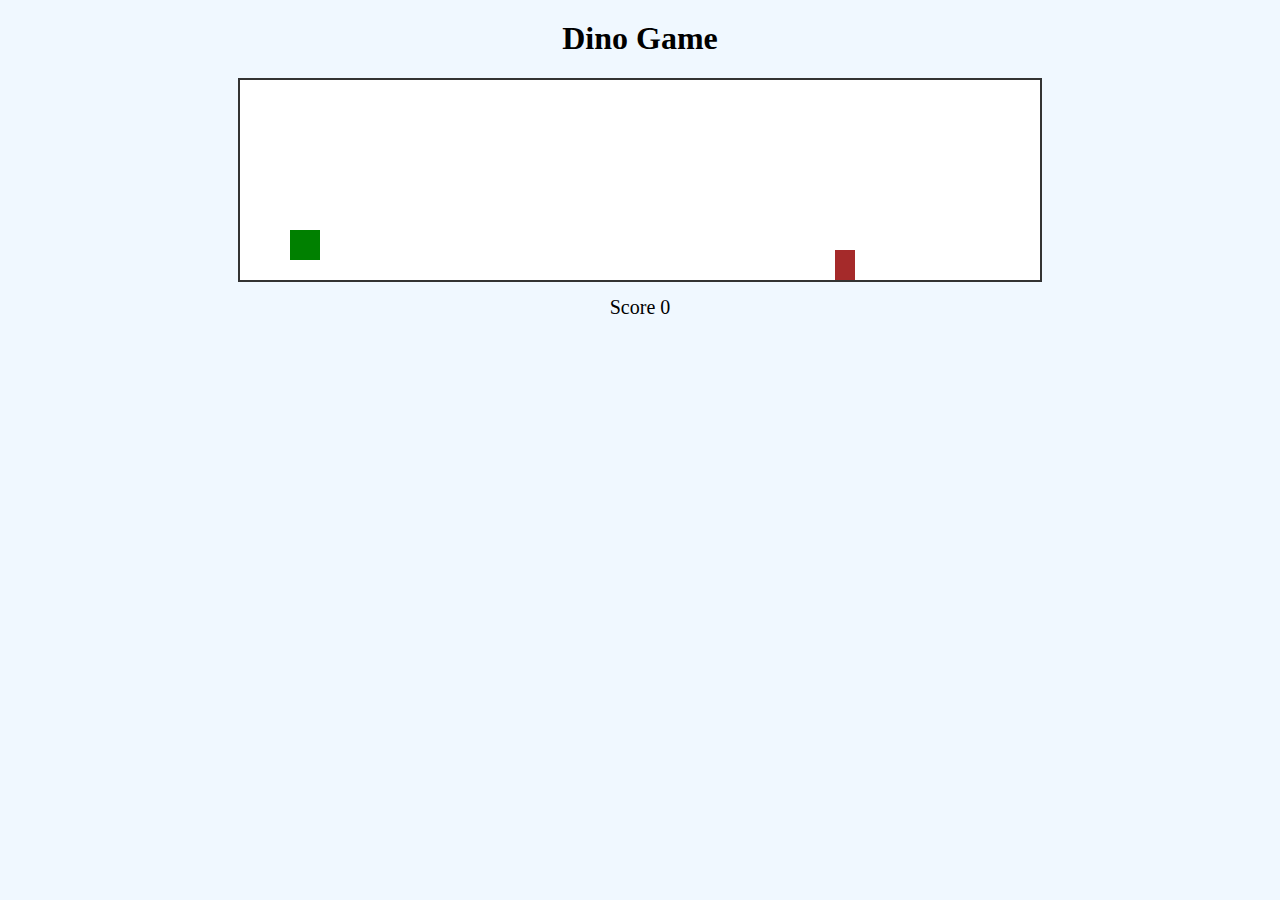
<file: Html,Css,Js gap/dinogame/index.html>
<!DOCTYPE html>
<html lang="en">
  <head>
    <meta charset="UTF-8" />
    <meta name="viewport" content="width=device-width, initial-scale=1.0" />
    <title>Document</title>
    <link rel="stylesheet" href="./style.css" />
  </head>
  <body>
    <h1>Dino Game</h1>
    <canvas id="gameCanvas" width="800" height="200"></canvas>
    <p id="score">Score: 0</p>
    <script src="./main.js"></script>
  </body>
</html>
</file>
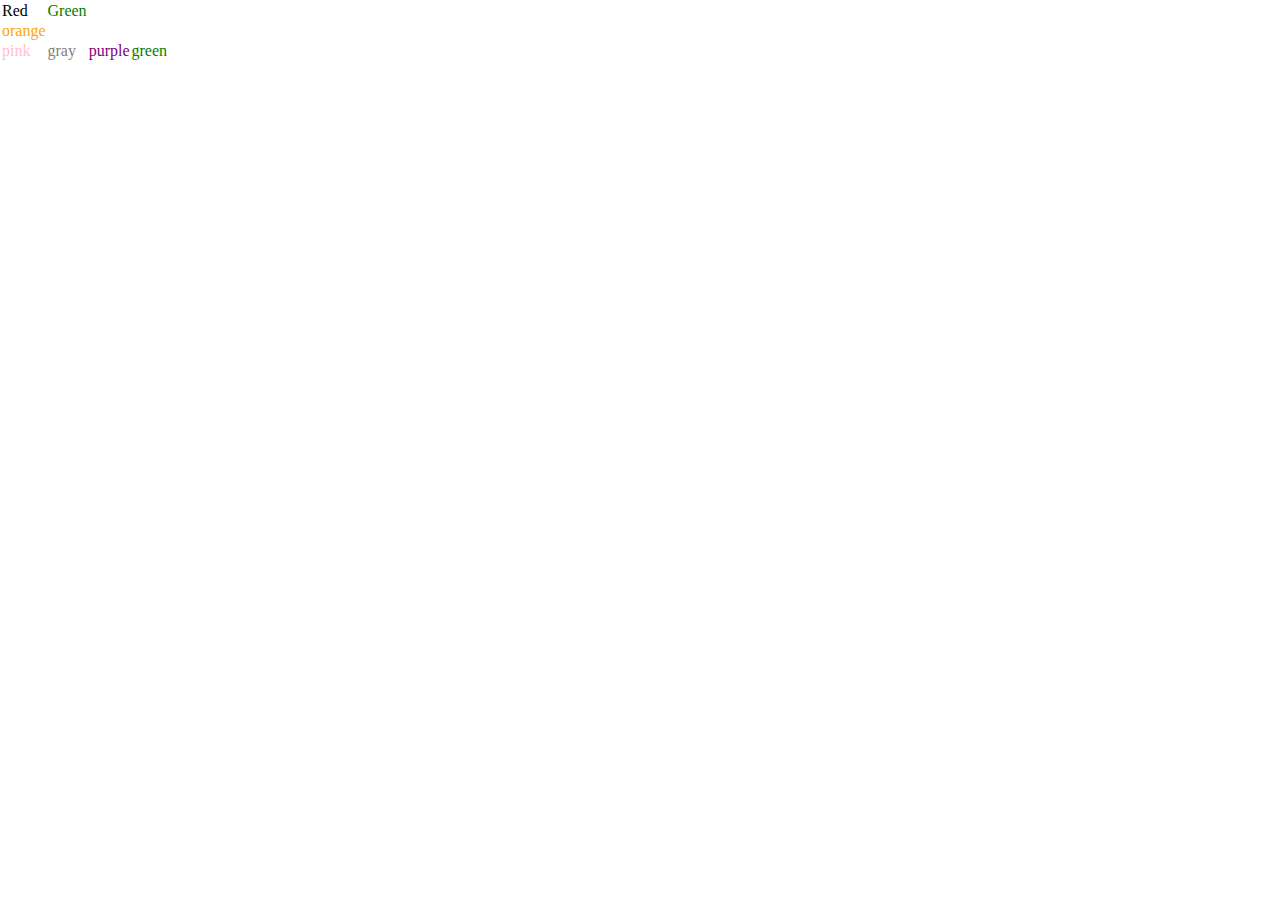
<file: Html,Css,Js gap/hicheel_4/index.html>
<!DOCTYPE html>
<html lang="en">
  <head>
    <meta charset="UTF-8" />
    <meta name="viewport" content="width=device-width, initial-scale=1.0" />
    <title>Document</title>
    <link rel="stylesheet" href="./style.css">
  </head>
  <body>
    <section id="main">
      <table class="texts">
        <tr class="text_1">
            <td class="text_in_1">Red</td>
            <td class="text_in_2">Green</td>
        </tr>
        <tr class="text_2">
            <td class="text_2_1">orange</td>
            <tr class="text_2_in_1">
                <td class="text_2_in_2_1">pink</td>
                <td class="text_2_in_2_2">gray</td>
                <td class="text_2_in_2_3">purple</td>
                <td class="text_2_in_2_4">green</td>
            </tr>
        </tr>
      </table>
    </section>
  </body>
</html>
</file>
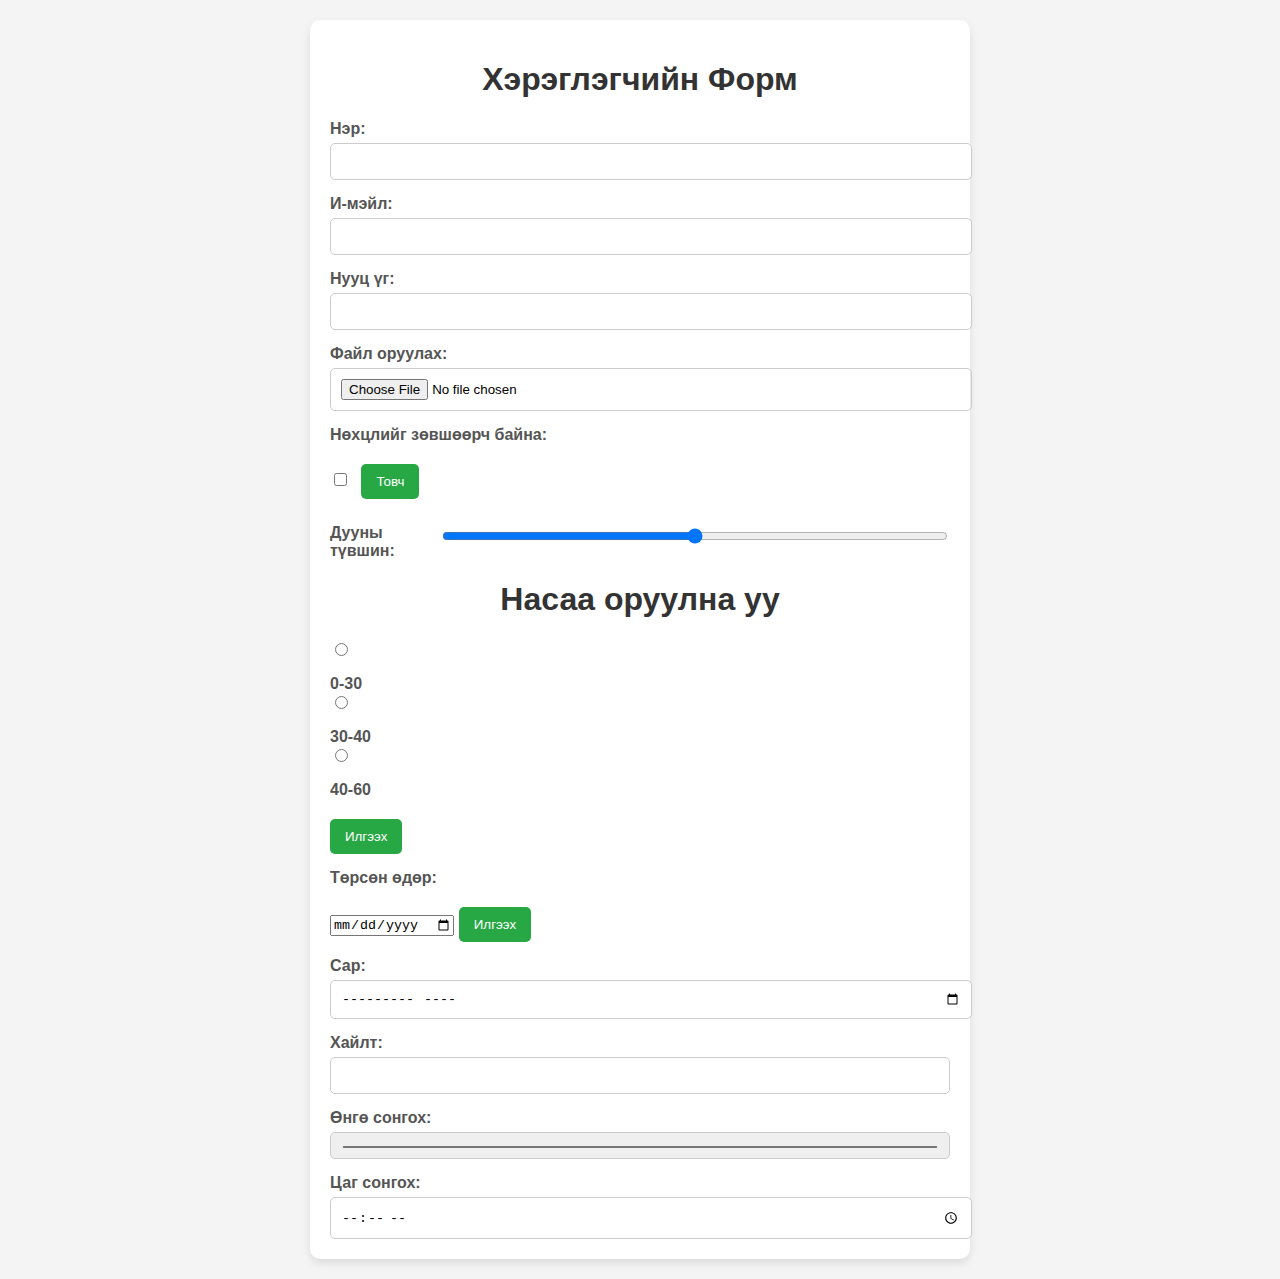
<file: Html,Css,Js gap/Hicheel_5/index.html>
<!DOCTYPE html>
<html lang="en">
<head>
    <meta charset="UTF-8">
    <meta name="viewport" content="width=device-width, initial-scale=1.0">
    <title>Styled Form</title>
    <style>
        body {
            font-family: Arial, sans-serif;
            background-color: #f4f4f4;
            margin: 0;
            padding: 20px;
        }
        .form-container {
            width: 50%;
            margin: 0 auto;
            padding: 20px;
            background-color: #fff;
            border-radius: 10px;
            box-shadow: 0 4px 8px rgba(0, 0, 0, 0.1);
        }
        h1 {
            color: #333;
            text-align: center;
        }
        label {
            display: block;
            margin-top: 15px;
            font-weight: bold;
            color: #555;
        }
        input[type="text"],
        input[type="email"],
        input[type="password"],
        input[type="file"],
        input[type="search"],
        input[type="color"],
        input[type="time"],
        input[type="month"],
        input[type="range"] {
            width: 100%;
            padding: 10px;
            margin-top: 5px;
            border: 1px solid #ccc;
            border-radius: 5px;
        }
        input[type="checkbox"],
        input[type="radio"] {
            margin-right: 10px;
        }
        input[type="button"],
        input[type="submit"] {
            background-color: #28a745;
            color: #fff;
            padding: 10px 15px;
            border: none;
            border-radius: 5px;
            cursor: pointer;
            margin-top: 20px;
        }
        input[type="button"]:hover,
        input[type="submit"]:hover {
            background-color: #218838;
        }
        .volume-control {
            display: flex;
            align-items: center;
            margin-top: 10px;
        }
        .volume-control label {
            margin-right: 15px;
        }
        .radio-group {
            margin-top: 15px;
        }
        .radio-group label {
            margin-right: 10px;
        }
    </style>
</head>
<body>

    <div class="form-container">
        <h1>Хэрэглэгчийн Форм</h1>

        <label for="name">Нэр:</label>
        <input type="text" id="name">

        <label for="email">И-мэйл:</label>
        <input type="email" id="email">

        <label for="password">Нууц үг:</label>
        <input type="password" id="password">

        <label for="file">Файл оруулах:</label>
        <input type="file" id="file">

        <label for="agree">Нөхцлийг зөвшөөрч байна:</label>
        <input type="checkbox" id="agree">

        <input type="button" value="Товч">

        <div class="volume-control">
            <label for="volume">Дууны түвшин:</label>
            <input type="range" min="0" max="100" name="volume" step="10">
        </div>

        <h1>Насаа оруулна уу</h1>
        <div class="radio-group">
            <input type="radio" id="age1" name="age">
            <label for="age1">0-30</label>
            
            <input type="radio" id="age2" name="age">
            <label for="age2">30-40</label>
            
            <input type="radio" id="age3" name="age">
            <label for="age3">40-60</label>
        </div>

        <input type="submit" value="Илгээх">

        <label for="birthday">Төрсөн өдөр:</label>
        <input type="date" id="birthday">

        <input type="submit" value="Илгээх">

        <label for="month">Сар:</label>
        <input type="month">

        <label for="search">Хайлт:</label>
        <input type="search" id="search">

        <label for="color">Өнгө сонгох:</label>
        <input type="color" id="color">

        <label for="time">Цаг сонгох:</label>
        <input type="time" id="time">

    </div>

</body>
</html>
</file>
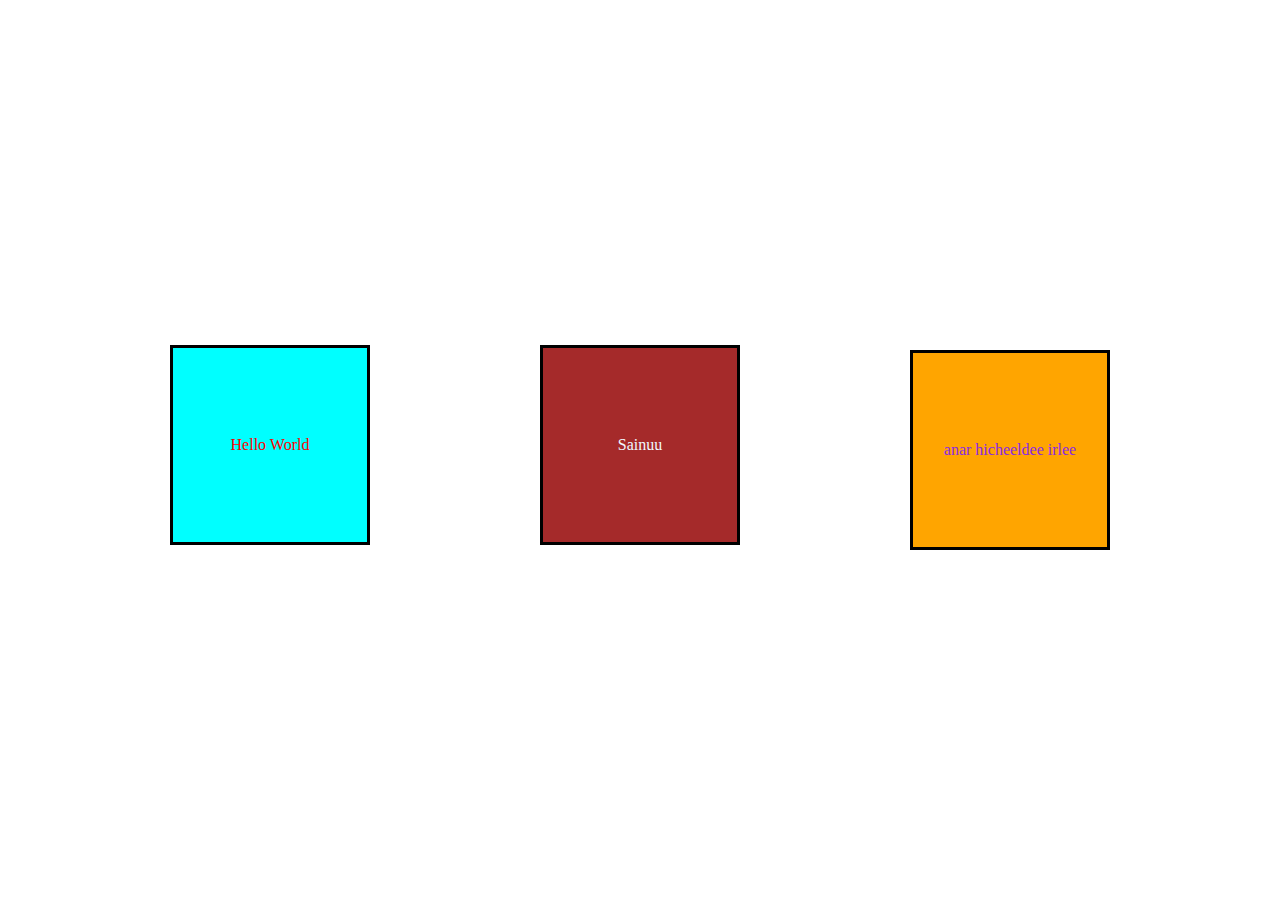
<file: Html,Css,Js gap/Hicheel_6/index.html>
<!DOCTYPE html>
<html lang="en">
  <head>
    <meta charset="UTF-8" />
    <meta name="viewport" content="width=device-width, initial-scale=1.0" />
    <title>Document</title>
    <link rel="stylesheet" href="./style.css" />
  </head>
  <body>
    <div class="container">
      <div class="hello">Hello World</div>
      <div class="hello_2">Sainuu</div>
      <div class="hello_3">anar hicheeldee irlee</div>
    </div>
  </body>
</html>
</file>
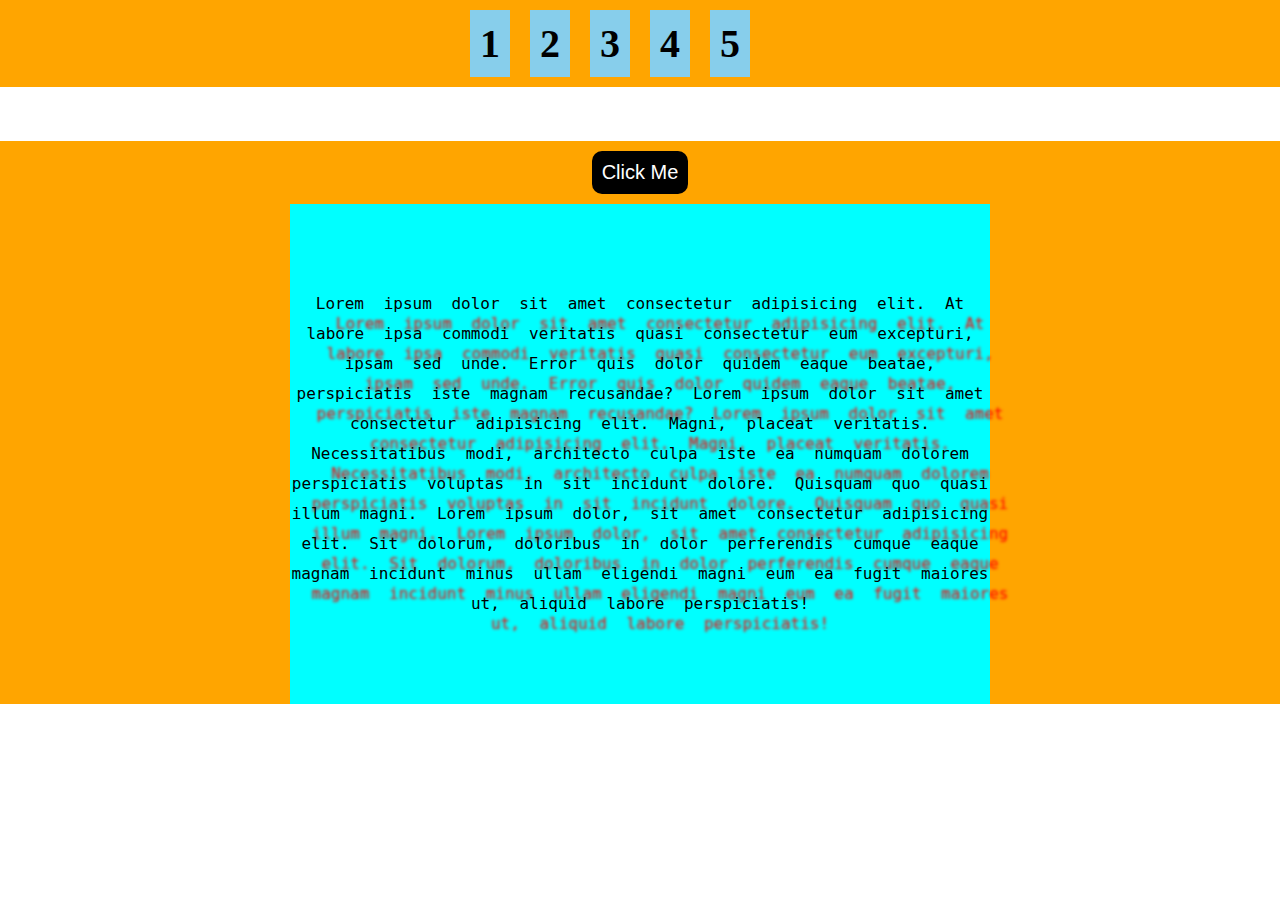
<file: Html,Css,Js gap/Hicheel_8/index.html>
<!DOCTYPE html>
<html lang="en">
  <head>
    <meta charset="UTF-8" />
    <meta name="viewport" content="width=device-width, initial-scale=1.0" />
    <title>Document</title>
    <link rel="stylesheet" href="./style.css" />
    <link
      rel="stylesheet"
      href="https://cdnjs.cloudflare.com/ajax/libs/font-awesome/6.6.0/css/all.min.css"
      integrity="sha512-Kc323vGBEqzTmouAECnVceyQqyqdsSiqLQISBL29aUW4U/M7pSPA/gEUZQqv1cwx4OnYxTxve5UMg5GT6L4JJg=="
      crossorigin="anonymous"
      referrerpolicy="no-referrer"
    />
  </head>
  <body>
    <div class="container">
      <div class="item">1</div>
      <div class="item">2</div>
      <div class="item">3</div>
      <div class="item">4</div>
      <div class="hello item">5</div>
      <span class="item_1">
        <div class="item">6</div>
      </span>
    </div>

    <br />
    <br />
    <br />

    <div class="container">
      <button class="item_item_1">Click Me</button>
      <div class="item_item_2"></div>
      <div class="item_item_3"></div>
      <div class="item_item_4"></div>
    </div>

    <a href="https://www.google.com"
      ><i class="fa-brands fa-google"> </i></a

    
    >
    <div class="container">
        <div class="box">
            Lorem ipsum dolor sit amet consectetur adipisicing elit. At labore ipsa commodi veritatis quasi consectetur eum excepturi, ipsam sed unde. Error quis dolor quidem eaque beatae, perspiciatis iste magnam recusandae?
            Lorem ipsum dolor sit amet consectetur adipisicing elit. Magni, placeat veritatis. Necessitatibus modi, architecto culpa iste ea numquam dolorem perspiciatis voluptas in sit incidunt dolore. Quisquam quo quasi illum magni. Lorem ipsum dolor, sit amet consectetur adipisicing elit. Sit dolorum, doloribus in dolor perferendis cumque eaque magnam incidunt minus ullam eligendi magni eum ea fugit maiores ut, aliquid labore perspiciatis!
        </div>
    </div>
  </body>
</html>
</file>
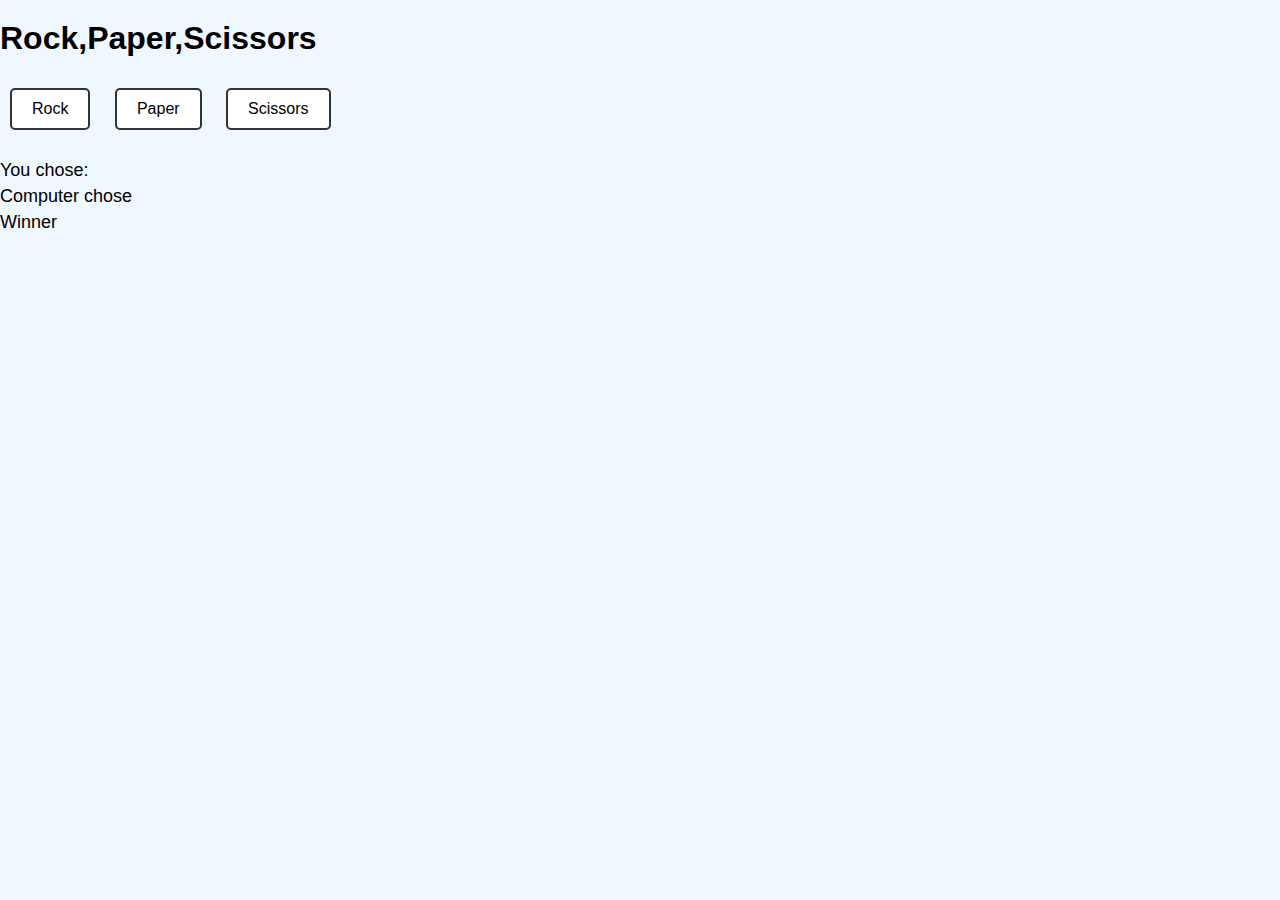
<file: Html,Css,Js gap/Js_hicheel_5/index.html>
<!DOCTYPE html>
<html lang="en">
  <head>
    <meta charset="UTF-8" />
    <meta name="viewport" content="width=device-width, initial-scale=1.0" />
    <title>Document</title>
    <link rel="stylesheet" href="./style.css" />
  </head>
  <body>
    <h1>Rock,Paper,Scissors</h1>
    <div id="game">
      <button id="rock">Rock</button>
      <button id="paper">Paper</button>
      <button id="scissors">Scissors</button>
    </div>
    <div id="result">
        <p id="user-choice">You chose:</p>
        <p id="computer-choice">Computer chose</p>
        <p id="winner">Winner</p>
    </div>
    <script src="./main.js"></script>
  </body>
</html>
</file>
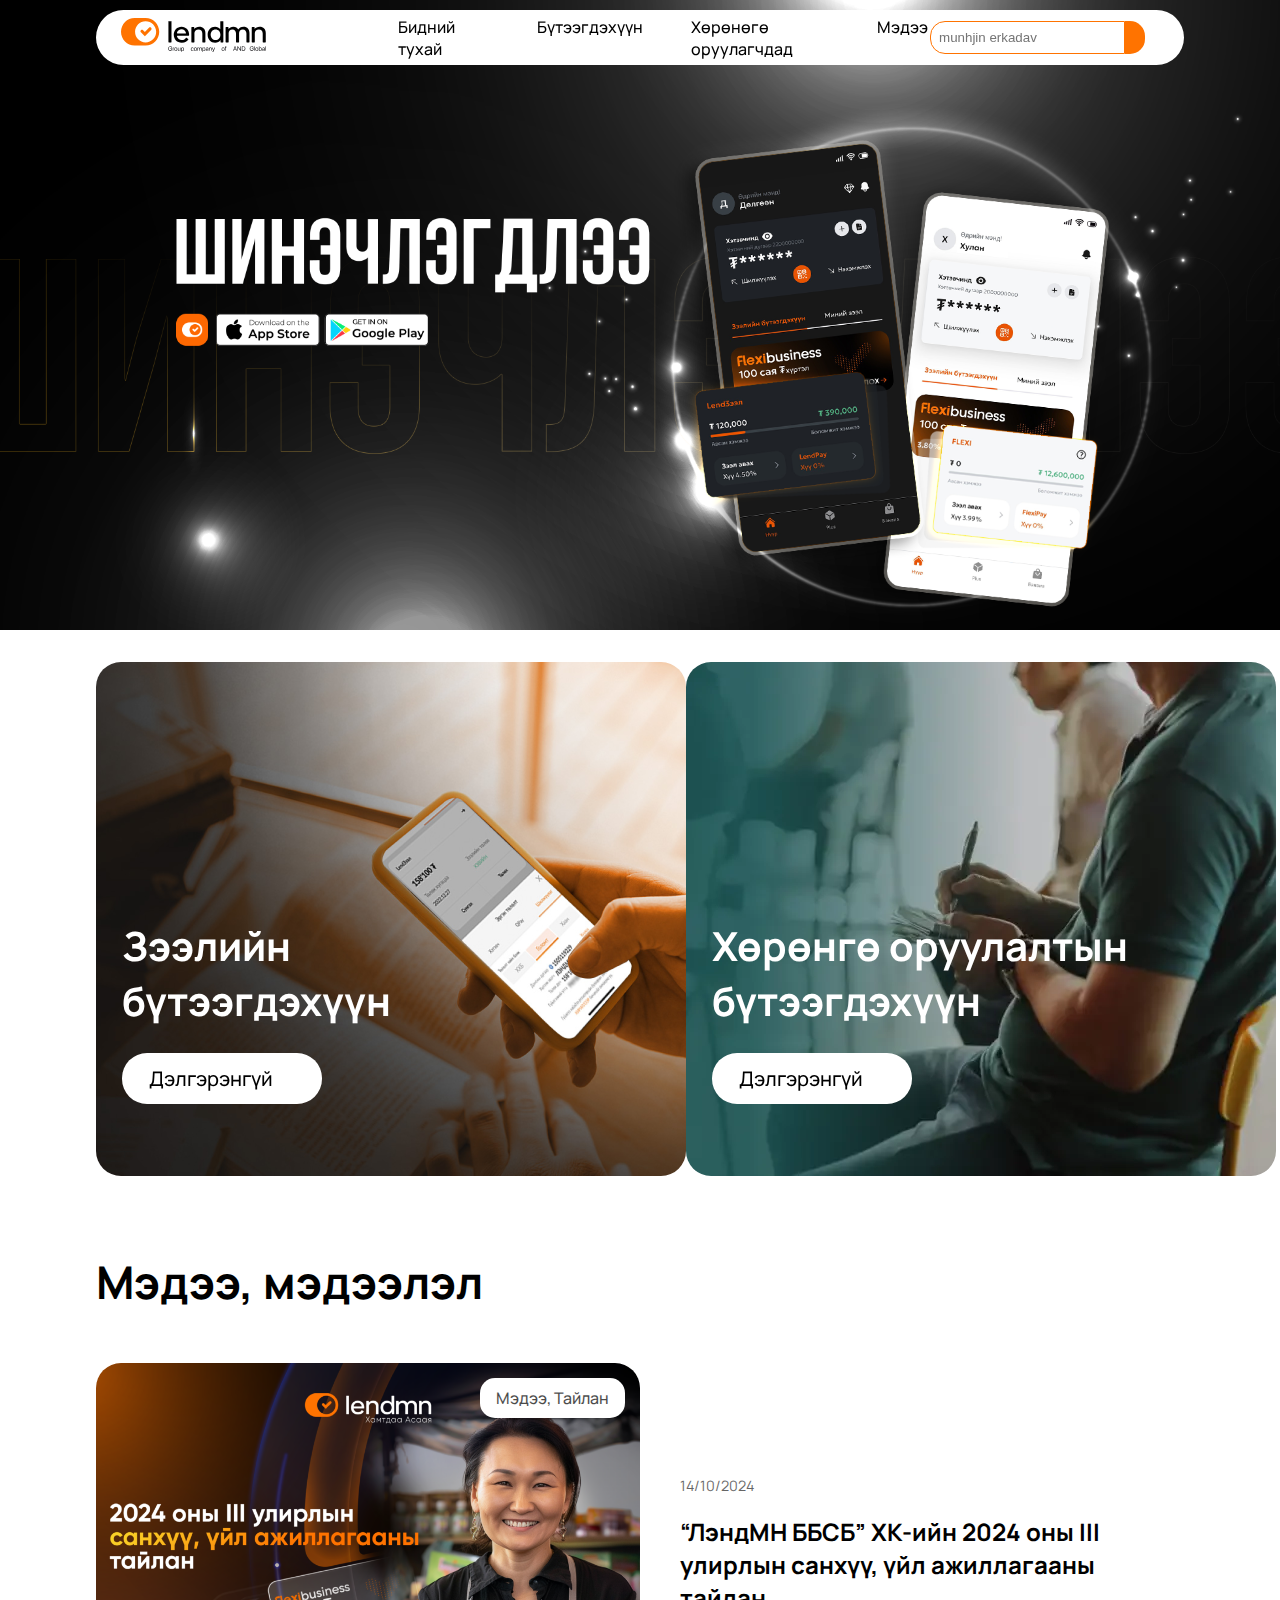
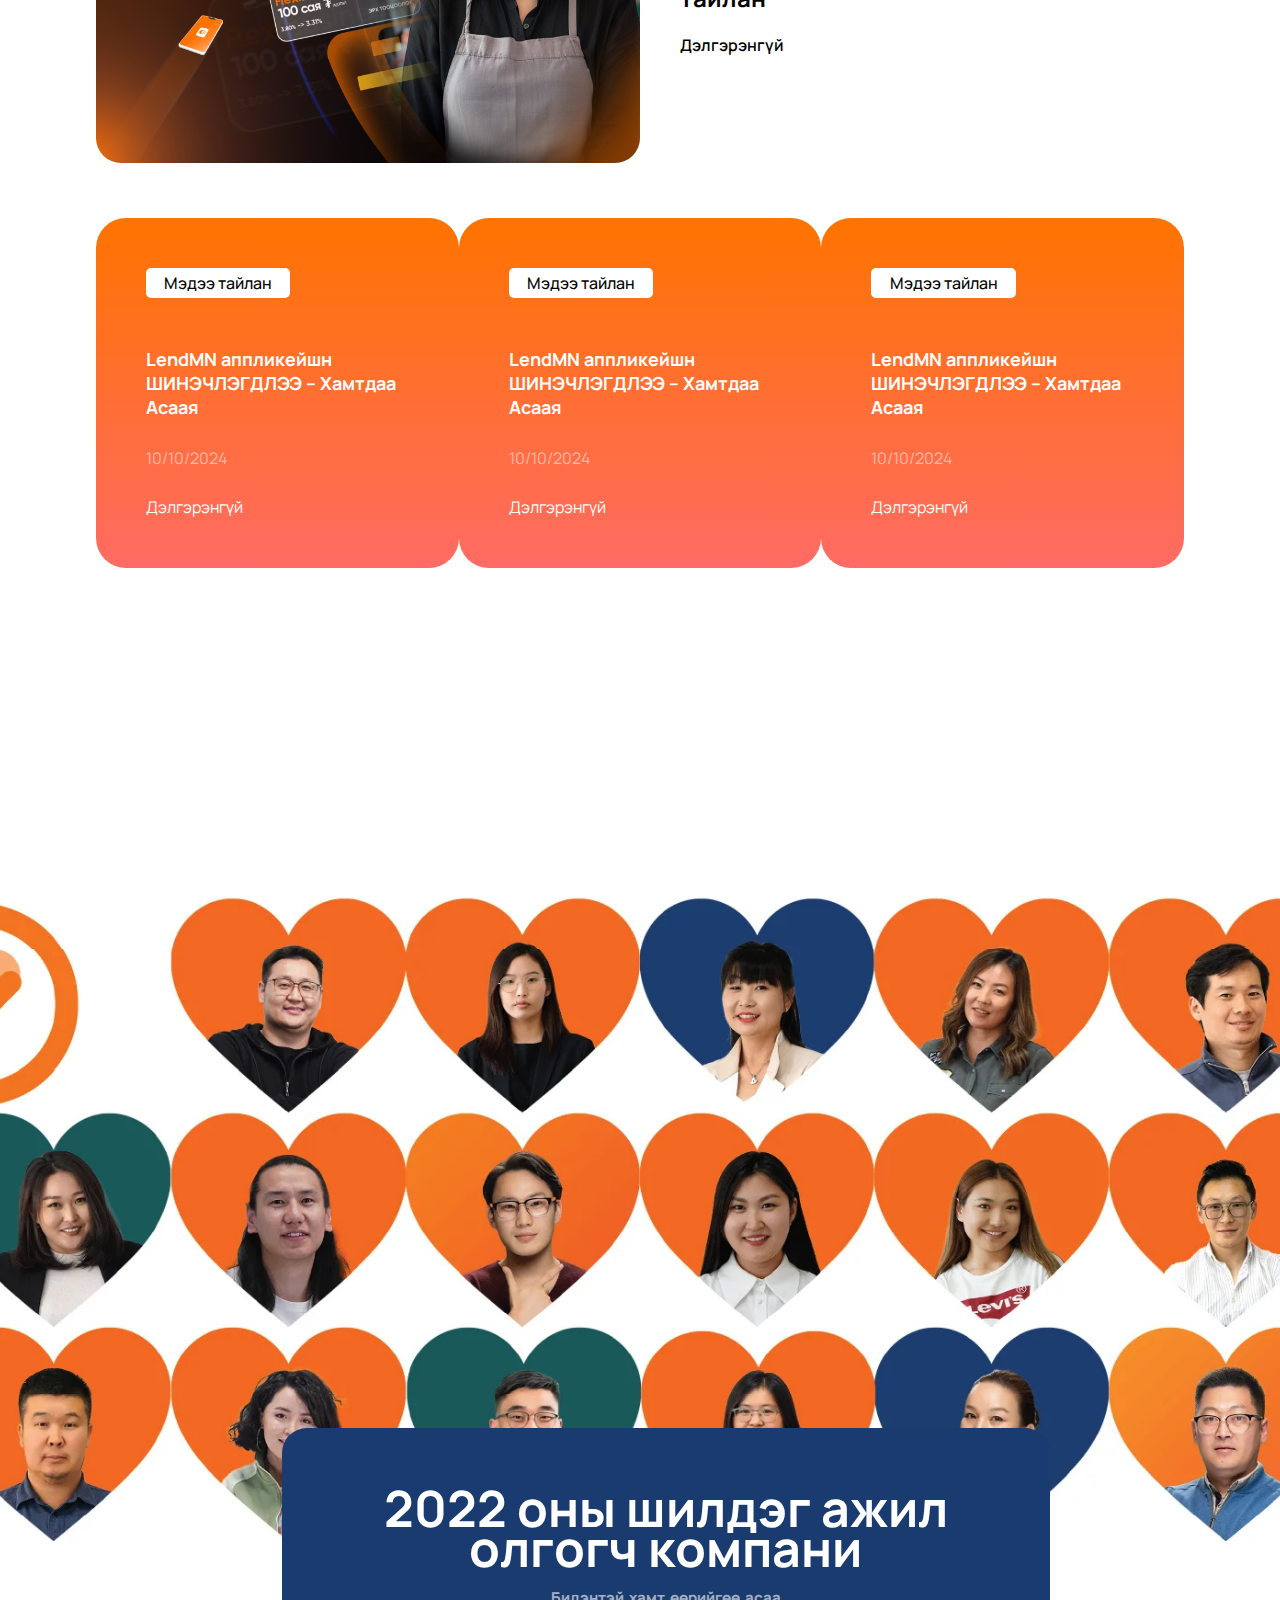
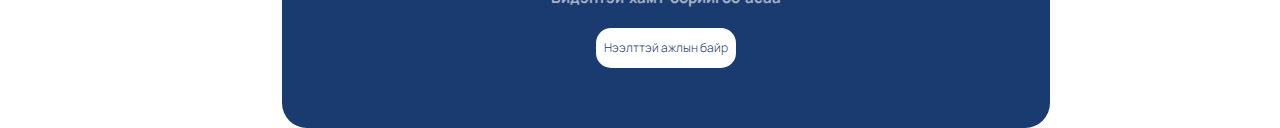
<file: Html,Css,Js gap/web/index.html>
<!DOCTYPE html>
<html lang="en">
  <head>
    <meta charset="UTF-8" />
    <meta name="viewport" content="width=device-width, initial-scale=1.0" />
    <title>LendMN</title>
    <link rel="stylesheet" href="./style.css" />
    <link
      rel="stylesheet"
      href="https://cdnjs.cloudflare.com/ajax/libs/font-awesome/6.6.0/css/all.min.css"
      integrity="sha512-Kc323vGBEqzTmouAECnVceyQqyqdsSiqLQISBL29aUW4U/M7pSPA/gEUZQqv1cwx4OnYxTxve5UMg5GT6L4JJg=="
      crossorigin="anonymous"
      referrerpolicy="no-referrer"
    />
    <link rel="preconnect" href="https://fonts.googleapis.com" />
    <link rel="preconnect" href="https://fonts.gstatic.com" crossorigin />
    <link
      href="https://fonts.googleapis.com/css2?family=Manrope:wght@200..800&display=swap"
      rel="stylesheet"
    />
  </head>
  <body>
    <div class="menu_conn">
      <div class="menu">
        <a href="">
          <div class="menu_icon">
            <img src="./img/lendmn logo.svg" alt="" />
          </div>
        </a>

        <div class="menu_items">
          <a class="a_tag" href="https://lend.mn/about-us/">
            <div class="menu_item">Бидний тухай</div>
          </a>
          <div class="menu_items" id="menu_dropdown">
            <a class="a_tag" href="">
              <div class="menu_item" id="menu_item_dropdown">
                Бүтээгдэхүүн <i class="fa-solid fa-caret-down"></i>
              </div>
            </a>
            <div class="suldee">
              <a href=""><div class="suldee_item">Зээлийн бүтээгдэхүүн</div></a>
              <a href=""
                ><div class="suldee_item suldee_top">Хөрөнөгө оруулалт</div></a
              >
            </div>
          </div>
          <a class="a_tag" href="https://lend.mn/for-investors/">
            <div class="menu_item">Хөрөнөгө оруулагчдад</div></a
          >
          <a class="a_tag" href="https://lend.mn/category/news/">
            <div class="menu_item">Мэдээ</div></a
          >
        </div>

        <div class="menu_search">
          <div class="search">
            <input type="text" placeholder="munhjin erkadav" />
          </div>
          <div class="search_icon">
            <i class="fa-solid fa-magnifying-glass"></i>
          </div>
        </div>
        <div class="menu_globe">
          <i class="fa-solid fa-globe"></i>
        </div>
      </div>
      <div class="background_cover">
        <img src="./img/lendmn cover.png" alt="Cover image error" />
      </div>
    </div>
    <div class="anar">
      <div class="anar_item">
        <i class="fa-solid fa-earth-americas"></i>
      </div>
      <div class="bagsh">
        <div class="galaa">
          <p class="ug">Зээлийн тоолуур</p>
        </div>
        <div class="anar_item"><i class="fa-solid fa-calculator"></i></div>
      </div>
    </div>

    <div class="container">
      <div class="con_header">
        <h1>Финтек бүтээгдэхүүнүүд</h1>
      </div>
      <div class="con_item">
        <div>
          <div class="con_items">
            <h2>
              Зээлийн <br />
              бүтээгдэхүүн
            </h2>
            <a href="" class="con_button">
              <p>Дэлгэрэнгүй</p>
              <i class="fa-solid fa-circle-chevron-right"></i>
            </a>
          </div>
          <div class="conn_image_1">
            <img src="./img/main img_1.png" alt="" />
          </div>
        </div>
        <div>
          <div class="con_items_2">
            <h2>
              Хөрөнгө оруулалтын <br />
              бүтээгдэхүүн
            </h2>
            <a href="" class="con_button_2">
              <p>Дэлгэрэнгүй</p>
              <i class="fa-solid fa-circle-chevron-right"></i>
            </a>
          </div>
          <div class="conn_image_2">
            <img src="./img/main img_2.webp" alt="" />
          </div>
        </div>
      </div>
    </div>

    <div class="container_2">
      <div class="con_header">
        <h1>Мэдээ, мэдээлэл</h1>
      </div>

      <div class="con_2_item">
        <a href="#">
          <div class="con_2_itemss">
            <div class="con_2_img">
              <img src="./img/medee medeelel.png" alt="error medee medeelel" />
              <div class="con_2_img_item">
                <p>Мэдээ, Тайлан</p>
              </div>
            </div>
          </div>
        </a>
        <div class="con_2_item_item">
          <h4 class="con_2_item_date">14/10/2024</h4>
          <a href="#" class="con_2_item_a">
            <h2 class="con_2_item_header">
              “ЛэндМН ББСБ” ХК-ийн 2024 оны III улирлын санхүү, үйл ажиллагааны
              тайлан
            </h2>
          </a>
          <a href="#" class="con_2_item_button">
            <p>Дэлгэрэнгүй <i class="fa-solid fa-circle-chevron-right"></i></p>
          </a>
        </div>
      </div>
    </div>
    <div class="container_3">
      <div class="cards">
        <div class="card_items">
          <a href=""> <div class="medee">Мэдээ тайлан</div></a>
          <div class="update">
            <a href=""> LendMN аппликейшн ШИНЭЧЛЭГДЛЭЭ – Хамтдаа Асаая </a>
          </div>
          <div class="con_3_date"><a href=""> 10/10/2024 </a></div>
          <div class="con_3_a">
            <a href="">
              Дэлгэрэнгүй <i class="fa-solid fa-circle-chevron-right"></i>
            </a>
          </div>
        </div>
        <div class="card_items">
          <a href=""> <div class="medee">Мэдээ тайлан</div></a>
          <div class="update">
            <a href=""> LendMN аппликейшн ШИНЭЧЛЭГДЛЭЭ – Хамтдаа Асаая </a>
          </div>
          <div class="con_3_date"><a href=""> 10/10/2024 </a></div>
          <div class="con_3_a">
            <a href="">
              Дэлгэрэнгүй <i class="fa-solid fa-circle-chevron-right"></i>
            </a>
          </div>
        </div>
        <div class="card_items">
          <a href=""> <div class="medee">Мэдээ тайлан</div></a>
          <div class="update">
            <a href=""> LendMN аппликейшн ШИНЭЧЛЭГДЛЭЭ – Хамтдаа Асаая </a>
          </div>
          <div class="con_3_date"><a href=""> 10/10/2024 </a></div>
          <div class="con_3_a">
            <a href="">
              Дэлгэрэнгүй <i class="fa-solid fa-circle-chevron-right"></i>
            </a>
          </div>
        </div>
      </div>
    </div>
    <div class="itgel">
      <div class="itgel_img">
        <img src="./img/itgel.webp" alt="" />
      </div>
      <div class="itgel_item">
        <h1>2022 оны шилдэг ажил <br> олгогч компани</h1>
        <h5>Бидэнтэй хамт өөрийгөө асаа</h5>
        <a href="">
          <p>Нээлттэй ажлын байр</p>
        </a>
      </div>
    </div>
  </body>
</html>
</file>
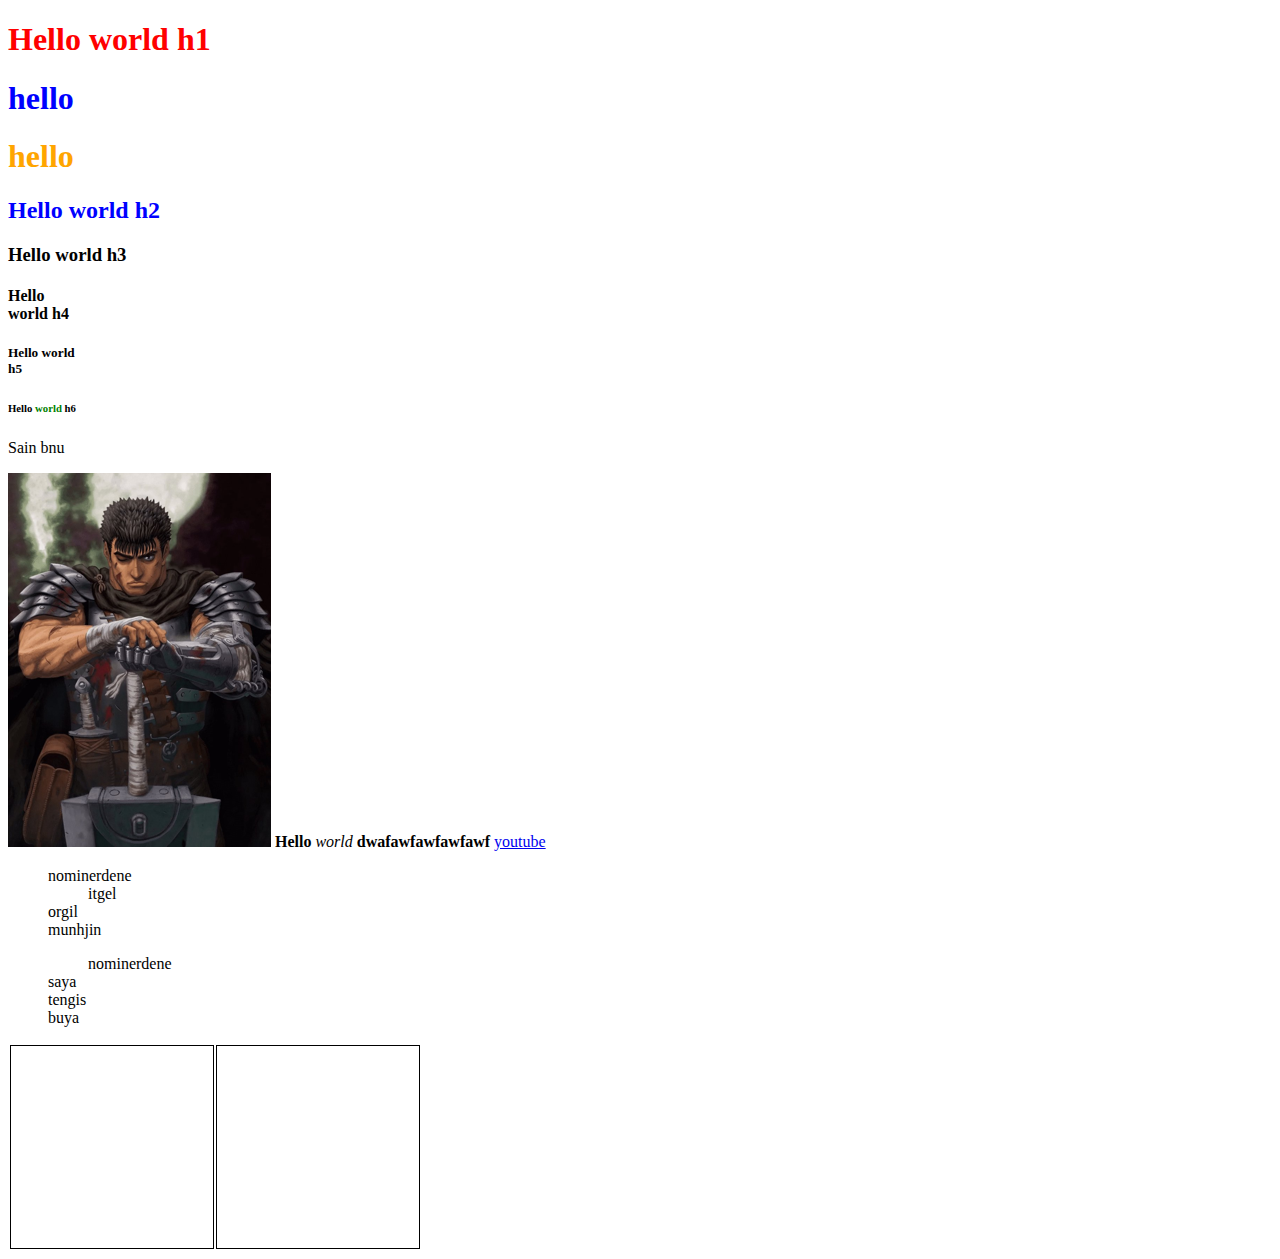
<file: Html,Css,Js gap/HIcheel_2/hicheel_2.html>
<!DOCTYPE html>
<html lang="en">
  <head>
    <meta charset="UTF-8" />
    <meta name="viewport" content="width=device-width, initial-scale=1.0" />
    <title>hicheel_2</title>
  </head>
  <body>
    <h1>Hello world h1</h1>
    <h1 class="hello_text">hello</h1>
    <h1 id="hello">hello</h1>
    <h2 class="hello_text">Hello world h2</h2>
    <h3>Hello world h3</h3>
    <h4>
      Hello <br />
      world h4
    </h4>
    <h5>
      Hello world <br />
      h5
    </h5>
    <h6>Hello <span> world </span> h6</h6>
    <p>Sain bnu</p>

    <img src="./img/GutsBerserk.png" alt="Zurag aldaa garlaa" />

    <b>Hello</b>
    <i>world</i>
    <strong>dwafawfawfawfawf</strong>
    <a target="_blank" href="https://www.youtube.com">youtube</a>
    <ul>
      nominerdene
      <li>
        <ul>
          <li>itgel</li>
        </ul>
      </li>
      <li>orgil</li>
      <li>munhjin</li>
    </ul>
    <ol>
      <ul>
        nominerdene
      </ul>
      <li>saya</li>
      <li>tengis</li>
      <li>buya</li>
    </ol>
    <table>
      <tr>
        <td></td>
        <td></td>
      </tr>
    </table>
  </body>

  <style>
    td {
      border: 1px solid black;
      height: 200px;
      width: 200px;
    }
    ul {
      list-style: none;
    }
    ol {
      list-style: none;
    }
    h1 {
      color: red;
    }
    .hello_text {
      color: blue;
    }
    #hello {
      color: orange;
    }
    span {
      color: green;
    }
  </style>
</html>
</file>
<file: Html,Css,Js gap/dinogame/style.css>
body{
    text-align: center;
    background-color: #f0f8ff;
    margin: 0;
    padding: 0;
    box-sizing: border-box
}

h1{
    margin-top: 20px;
}
canvas{
    border: 2px solid #333;
    background-color: #fff;
}
#score {
    margin-top: 10px;
    font-size: 20px;
}
</file>
<file: Html,Css,Js gap/hicheel_4/style.css>
*{
    margin: 0;
    padding: 0;
    box-sizing: border-box;
}
#main .texts .text_1 .text_in_2 {
  color: green;
}
#main .texts .text_2 .text_2_1 {
  color: orange;
}
#main .texts .text_2_in_1 .text_2_in_2_1 {
  color: pink;
}
#main .texts .text_2_in_1 .text_2_in_2_2 {
  color: gray;
}
#main .texts .text_2_in_1 .text_2_in_2_3 {
  color: purple;
}
#main .texts .text_2_in_1 .text_2_in_2_4 {
  color: green;
}
</file>
<file: Html,Css,Js gap/Hicheel_6/style.css>
*{
    margin: 0;
    padding: 0;
    box-sizing: border-box;
}
.hello{
    color: red;
    background-color: aqua;
    width: 200px;
    height: 200px;
    border: 3px solid black;
    margin-bottom: 10px;
    display: flex;
    justify-content: center;
    align-items: center;
}
.hello_2{
    background-color: brown;
    color: aliceblue;
    width: 200px;
    height: 200px;
    text-align: center;
    border: 3px solid black;
    margin-bottom: 10px;
    display: flex;
    justify-content: center;
    align-items: center;
}
.hello_3{
    background-color: orange;
    color: blueviolet;
    width: 200px;
    height: 200px;
    text-align: center;
    border: 3px solid black;
    display: flex;
    justify-content: center;
    align-items: center;
}
.container{
    display: flex;
    justify-content: space-evenly;
    align-items: center;
    width: 100%;
    height: 100vh;
    
}
</file>
<file: Html,Css,Js gap/Hicheel_8/style.css>
* {
  margin: 0;
  padding: 0;
  box-sizing: border-box;
}
.container {
  background-color: orange;
  display: flex;
  justify-content: center;
}
.container .item {
  background-color: skyblue;
  margin: 10px;
  padding: 10px;
  font-size: 40px;
  font-weight: bold;
}
.container span .item {
  background-color: aqua;
  font-size: 40px;
  transition: all 0.8s;
  visibility: hidden;
  opacity: 0;
}
.container span .item:hover {
  background-color: red;
  color: white;
  transition: all 0.8s ease-in-out;
}
.container .item:hover {
  background-color: blueviolet;
}
.container .hello:hover + .item_1 .item {
  visibility: visible;
  opacity: 1;
  color: rgb(255, 136, 0);
  font-family: monospace;
}

.item_item_1 {
  background-color: black;
  color: white;
  padding: 10px;
  font-size: 20px;
  border: none;
  border-radius: 10px;
  cursor: pointer;
  outline: none;
  margin: 10px;
}

.container .item_item_1:active {
  background-color: pink;
  color: black;
}

a {
  text-decoration: none;
  color: black;
  text-align: center;
}
a i {
  font-size: 45px;
  text-align: center;
}

a i:active{
    background-color: orange;
}
.box{
    width: 700px;
    height: 500px;
    background-color: aqua;
    display: flex;
    align-items: center;
    justify-content: center;
    text-align: center;
    line-height: 30px;
    word-spacing: 10px;
    text-shadow: 20px 20px 3px red;
    font-family: monospace, serif;
}
</file>
<file: Html,Css,Js gap/Js_hicheel_5/style.css>
body {
  font-family: Arial, Helvetica, sans-serif;
  background-color: #f0f8ff;
  margin: 0;
  padding: 0;
  box-sizing: border-box;
}
h1 {
  margin-top: 20px;
}
#game button {
  padding: 10px 20px;
  margin: 10px;
  font-size: 16px;
  cursor: pointer;
  border: 2px solid #333;
  background-color: #fff;
  border-radius: 5px;
}

#game button:hover {
  background-color: #ddd;
}
#result {
  margin-top: 20px;
}
#result p {
  font-size: 18px;
  margin: 5px 0;
}
</file>
<file: Html,Css,Js gap/web/style.css>
* {
  margin: 0;
  padding: 0;
  box-sizing: border-box;
}

body {
  font-family: "Manrope", sans-serif;
}

.menu_conn {
  width: 100%;
  height: 400px;
  display: flex;
  justify-content: center;
  position: relative;
}

.menu_conn .menu {
  width: 85%;
  height: 55px;
  background-color: #fff;
  display: flex;
  align-items: center;
  margin-top: 10px;
  border-radius: 45px;
  position: absolute;
  z-index: 100;
  animation: menu_drop 1s ease-in-out;
  position: fixed;
  z-index: 9999;
}

@keyframes menu_drop {
  0% {
    margin-top: -100px;
  }
  50% {
    margin-top: -50px;
  }
  100% {
    margin-top: 0;
  }
}

.background_cover {
  width: 100%;
  height: 70vh;
  position: relative;
}

.background_cover img {
  width: 100%;
  height: 100%;
  object-fit: cover;
}

.menu .menu_icon {
  width: 100%;
  margin-left: 25px;
}

.menu .menu_icon img {
  width: 50%;
  height: 100%;
  object-fit: contain;
}

.menu .menu_items {
  width: 57%;
  display: flex;
  color: #1a1a1a;
  justify-content: space-evenly;
}

.menu .menu_items .a_tag {
  text-decoration: none;
  padding: 12px;
  color: black;
  font-weight: 500;
  display: inline;
}

.menu .menu_items a {
  text-decoration: none;
  padding: 12px;
  color: black;
  font-weight: 500;
  display: inline;
}
.menu .menu_items .a_tag:hover {
  outline: 1px solid #ff7300;
  border-radius: 25px;
  text-decoration: underline;
}

.menu .menu_search {
  width: 18%;
}

.menu .menu_globe {
  width: 5%;
}

.menu .menu_search {
  display: flex;
  justify-content: center;
}

.menu .menu_search input {
  padding: 8px;
  border: none;
  outline: none;
  border-radius: 15px 0 0 15px;
  border: 1px solid #ff7300;
}

.menu .menu_search .search_icon {
  padding: 4px;
  background-color: #ff7300;
  border-radius: 0 15px 15px 0;
  color: white;
  padding-left: 8px;
  padding-right: 12px;
  display: flex;
  justify-content: center;
  align-items: center;
  cursor: pointer;
}

.menu .menu_globe i {
  font-size: 25px;
  margin-left: 15px;
  color: #ff7300;
}

#menu_dropdown {
  width: 200px;
}

#menu_dropdown:hover .suldee {
  display: block;
  position: absolute;
  top: 100%;
  background-color: #fff;
  box-shadow: 0 4px 6px rgba(0, 0, 0, 0.1);
  border-radius: 10px;
}

.suldee {
  display: none;
  width: 200px;
}

.suldee_item {
  padding: 10px;
  color: #333;
  cursor: pointer;
  width: 100%;
  height: 100%;
}

.suldee_item:hover {
  background-color: #ff7300;
  color: #fff;
}

.anar {
  width: 65px;
  height: 125px;
  position: fixed;
  right: 10px;
  bottom: 100px;
}

.anar .anar_item {
  width: 60px;
  height: 60px;
  background-color: #ff7300;
  border: 1px solid #fff;
  margin-bottom: 5px;
  border-radius: 50%;
  cursor: pointer;
  color: #fff;
  display: flex;
  justify-content: center;
  align-items: center;
}

.anar .anar_item i {
  font-size: 20px;
}

.bagsh:hover .galaa {
  display: block;
}

.galaa {
  width: 100px;
  height: 25px;
  background-color: white;
  position: absolute;
  right: 75px;
  margin-top: 20px;
  display: none;
}

.ug {
  color: black;
  font-size: 10px;
  width: 100px;
  display: flex;
  align-items: center;
  justify-content: center;
}

.suldee_top {
  border-top: 1px solid gray;
}

.container {
  margin-top: 200px;
  width: 100%;
  flex-wrap: wrap;
}
.con_item {
  width: 100%;
  display: flex;
}
.con_items {
  width: 100%;
  display: flex;
  justify-content: space-between;
}

.container {
  width: 85%;
  margin-top: 150px;
  margin-left: 7.5%;
  margin-right: 7.5%;
  display: flex;
  flex-direction: column;
}
.con_item {
  display: flex;
  justify-content: space-between;
}
.con_header {
  margin-bottom: 50px;
}
.con_items {
  width: 100%;
  height: 50px;
  display: flex;
  flex-direction: column;
  position: absolute;
  z-index: 100;
  margin-top: 20%;
  margin-left: 2%;
}
.con_header h1 {
  font-size: 45px;
}
.con_item h2 {
  font-size: 40px;
  color: #fff;
}
.con_button {
  background-color: white;
  width: 200px;
  padding: 12px;
  border-radius: 25px;
  margin-top: 25px;
  display: flex;
  justify-content: space-evenly;
  align-items: center;
}
.con_button:hover {
  background-color: #ff7300;
  color: #fff;
}
.con_button:hover p {
  text-decoration: underline;
}
.con_items a {
  color: black;
  text-decoration: none;
  font-weight: 500;
  font-size: 20px;
}
.con_item a i {
  margin-left: 5px;
}
.conn_image_2 {
  position: relative;
}
.conn_image_1 img {
  border-radius: 25px;
}

.con_button_2 {
  background-color: white;
  width: 200px;
  padding: 12px;
  border-radius: 25px;
  margin-top: 25px;
  display: flex;
  justify-content: space-evenly;
  align-items: center;
}

.con_items_2 a {
  color: black;
  text-decoration: none;
  font-weight: 500;
  font-size: 20px;
}
.conn_image_2 {
  position: relative;
}
.conn_image_2 img {
  border-radius: 25px;
}

.con_items_2 {
  position: absolute;
  z-index: 100;
  margin-top: 20%;
  margin-left: 2%;
}

.con_items_2 .con_button_2:hover {
  background-color: #1c5858;
  color: #fff;
}

.con_button_2:hover p {
  text-decoration: underline;
}

.container_2 {
  margin-top: 70px;
  width: 85%;
  margin-left: 7.5%;
}

.container_2 .con_2_item {
  display: flex;
  justify-content: space-between;
  gap: 20px;
}

.container_2 .con_2_img {
  position: relative;
  width: 100%;
}

.container_2 .con_2_img img {
  width: 100%;
  height: 400px;
  object-fit: cover;
  border-radius: 25px;
}

.con_2_img_item {
  width: 145px;
  height: 40px;
  background-color: white;
  color: black;
  position: absolute;
  top: 15px;
  right: 15px;
  z-index: 10;
  display: flex;
  justify-content: center;
  align-items: center;
  border-radius: 15px;
}

.con_2_img_item p {
  opacity: 0.7;
  font-weight: 500;
}

.con_2_item_item {
  display: flex;
  flex-direction: column;
  justify-content: center;
  width: 50%;
  padding-left: 20px;
}

.con_2_item_header {
  margin-top: 20px;
  margin-bottom: 20px;
  color: black;
  font-size: 1.5rem;
  font-weight: 700;
}

.con_2_item_header:hover {
  text-decoration: underline;
  color: #ff7300;
}

.con_2_item_date {
  opacity: 0.6;
  font-weight: 400;
  font-size: 0.9rem;
}

.con_2_item_button {
  text-decoration: none;
  color: #000;
  font-weight: 600;
}

.con_2_item_button:hover {
  color: #ff7300;
}

.con_2_item_button:hover p {
  text-decoration: underline;
}

.con_2_item_button i {
  margin-left: 7px;
}
.con_2_item_a {
  text-decoration: none;
}
.container_3 {
  display: flex;
  justify-content: space-between;
  margin-top: 50px;
  margin-bottom: 50px;
  width: 85%;
  margin-left: 7.5%;
  margin-right: 7.5%;
}
.container_3 .cards {
  display: flex;
  justify-content: space-between;
  align-items: center;
  width: 100%;
}
.container_3 .card_items {
  display: flex;
  flex-direction: column;
  background-image: linear-gradient(to top, #ff6b64 0%, #ff7300 100%);
  width: 400px;
  height: 350px;
  justify-content: space-between;
  border-radius: 30px;
  padding: 50px 50px 50px 50px;
  color: white;
}
.card_items .medee {
  width: 55%;
  height: 10%;
  padding: 15px;
  background-color: white;
  display: flex;
  justify-content: center;
  align-items: center;
  color: black;
  border-radius: 5px;
  font-weight: 500;
  cursor: pointer;
}
.card_items .medee:hover {
  text-decoration: underline;
}
.card_items a {
  text-decoration: none;
  color: white;
}
.card_items .update {
  font-size: 18px;
  font-weight: bold;
  color: white;
}

.card_items .update:hover {
  text-decoration: underline;
}
.con_3_date {
  opacity: 0.5;
}
.con_3_date:hover {
  text-decoration: underline;
}
.con_3_a {
  color: white;
}
.con_3_a i {
  margin-left: 7px;
}
.con_3_a:hover {
  text-decoration: underline;
}

.itgel {
  width: 100%;
  height: auto;
}
.itgel_item {
  width: 60%;
  height: 300px;
  background-color: #1a3b70;
  display: flex;
  justify-content: center;
  align-items: center;
  flex-direction: column;
  text-align: center;
  margin-left: 22%;
  border-radius: 25px;
  line-height: 60px;
  position: absolute;
}
.itgel_item a {
  border-radius: 10px;
  text-decoration: none;
  font-weight: 300;
  color: #1a3b70;
}
.itgel_item p {
  width: 100%;
  height: 40px;
  padding: 8px;
  background-color: #fff;
  display: flex;
  justify-content: center;
  align-items: center;
  border-radius: 15px;
  font-size: 12px;
}
.itgel_item p:hover {
  text-decoration: underline;
}
.itgel .itgel_img {
  width: 100%;
  height: 90vh;
  display: flex;
  justify-content: center;
  align-items: center;
}
.itgel .itgel_img img {
  width: 100%;
  height: 100%;
  object-fit: cover;
  position: relative;
  bottom: -250px;
}

.itgel_item h1,
h5 {
  color: #fff;
}
.itgel_item h1 {
  font-size: 50px;
  line-height: 40px;
}
.itgel_item h5 {
  font-size: 15px;
  opacity: 0.6;
  word-spacing: 2px;
}
</file>
